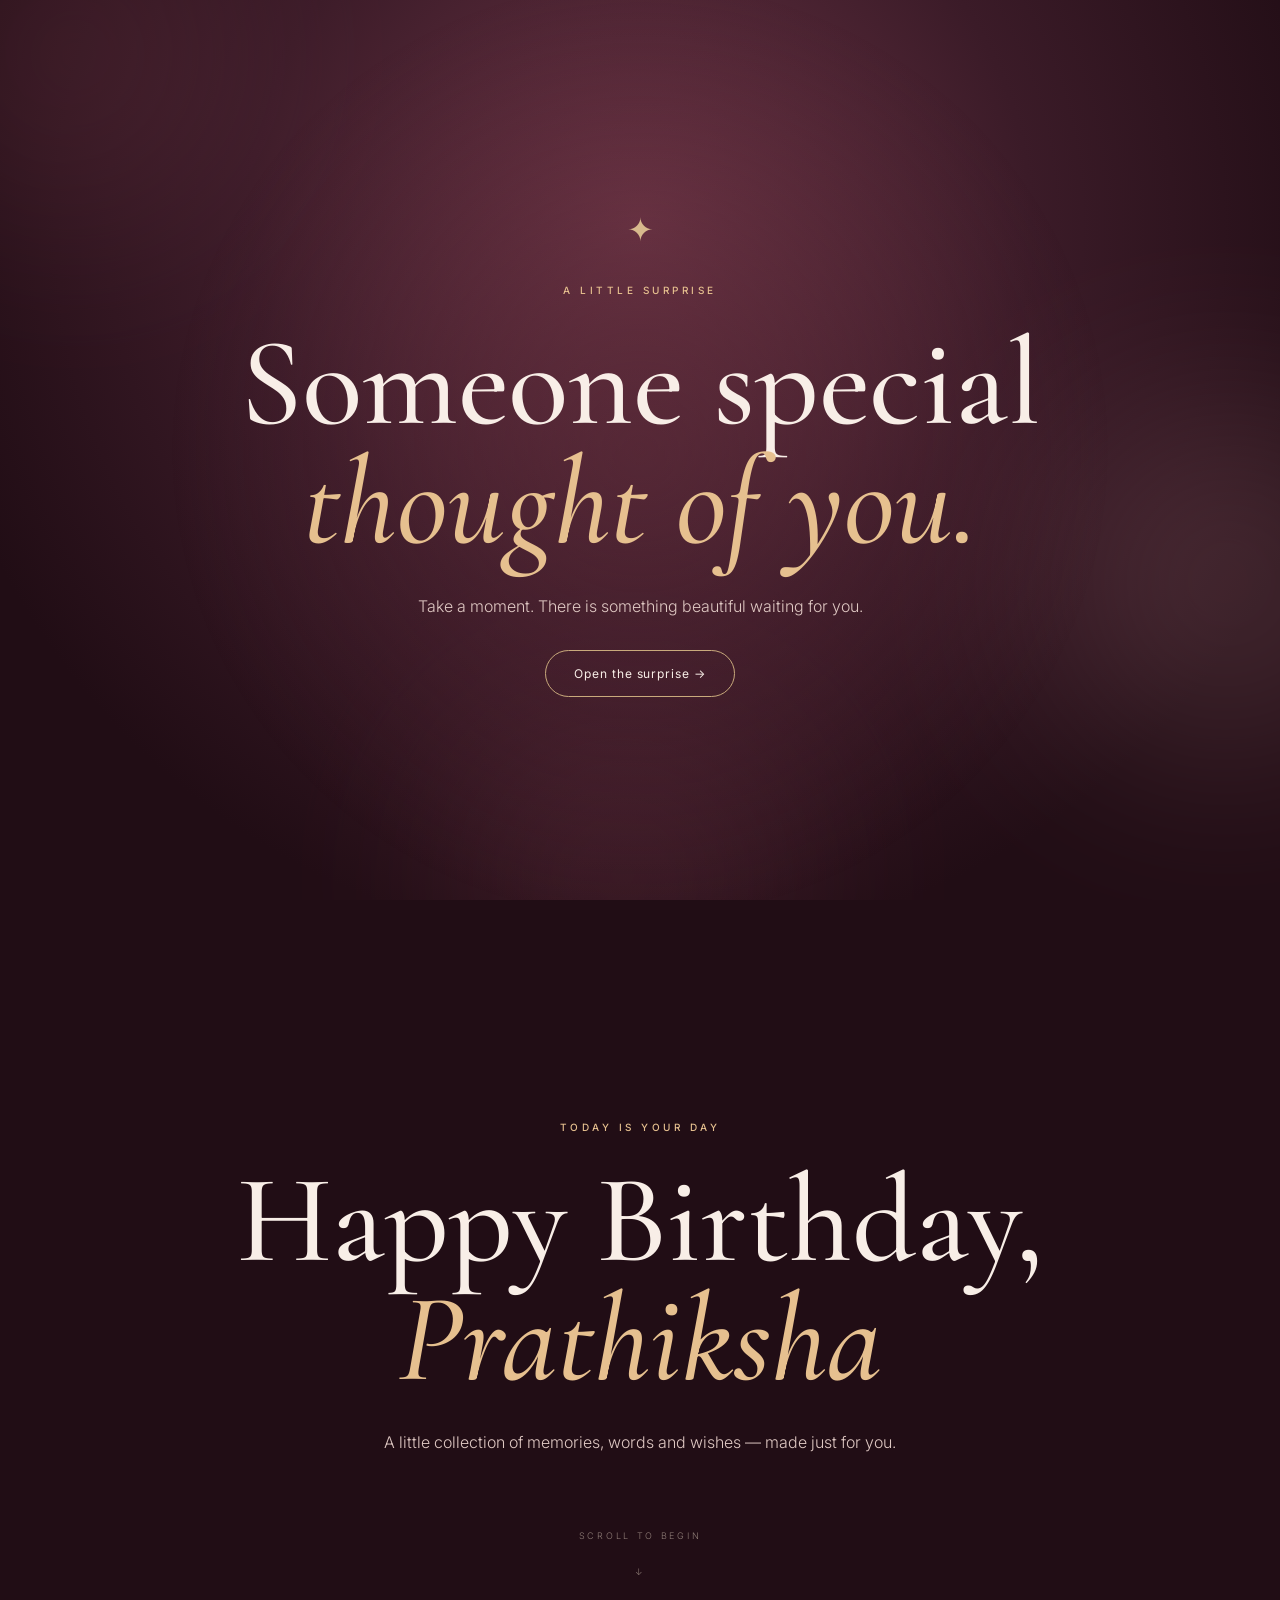
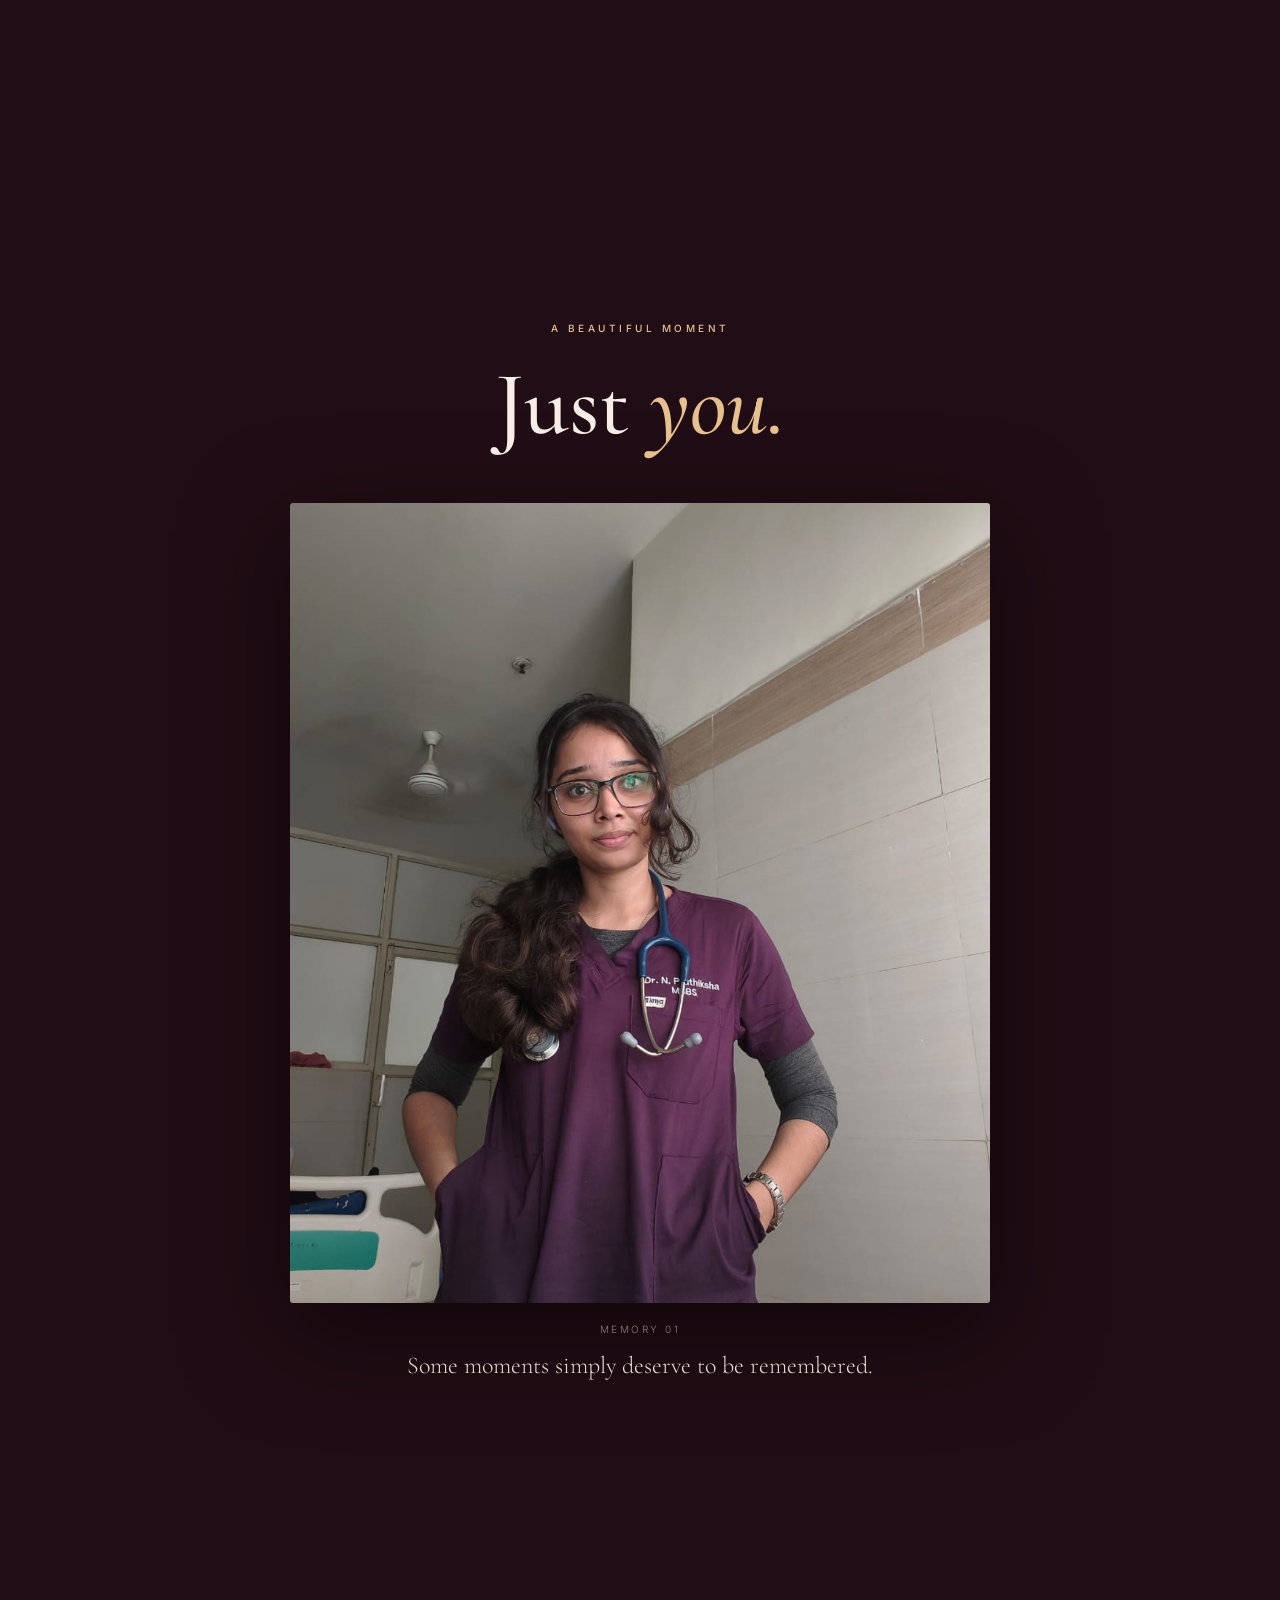
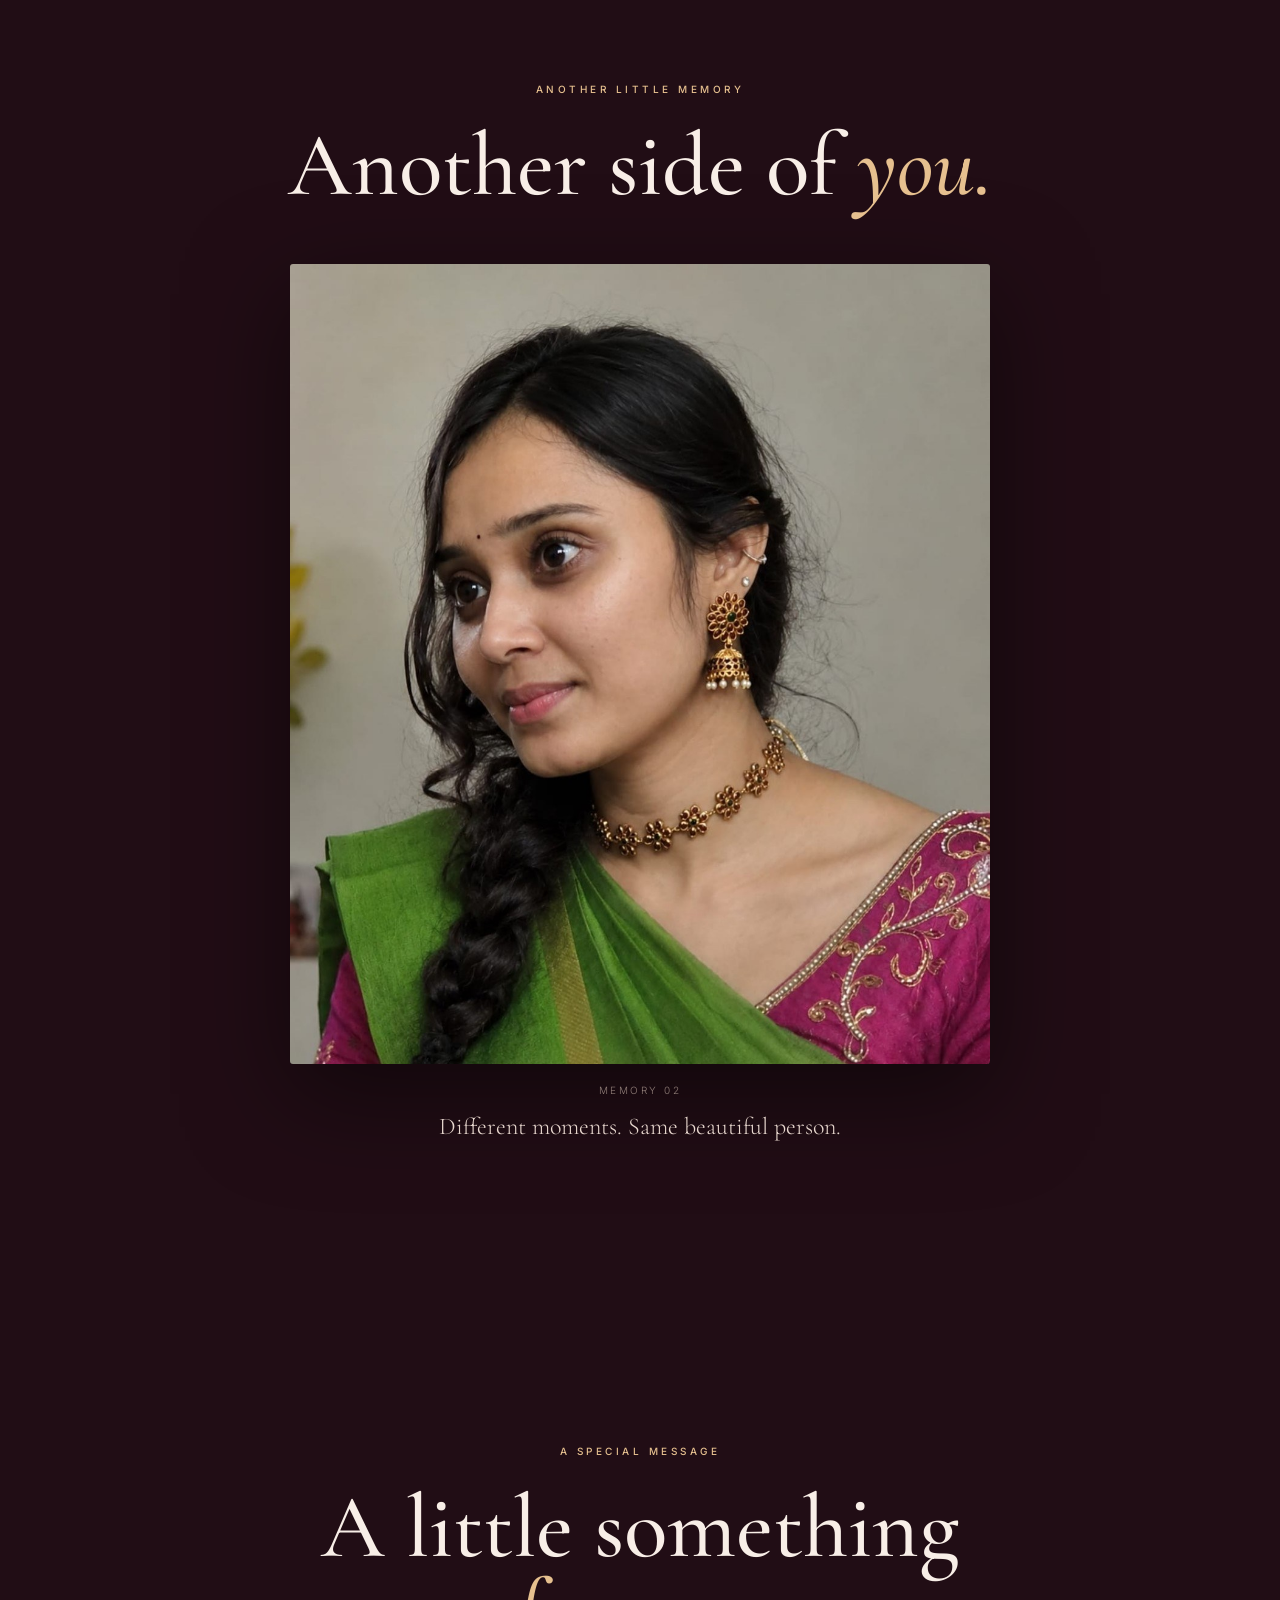
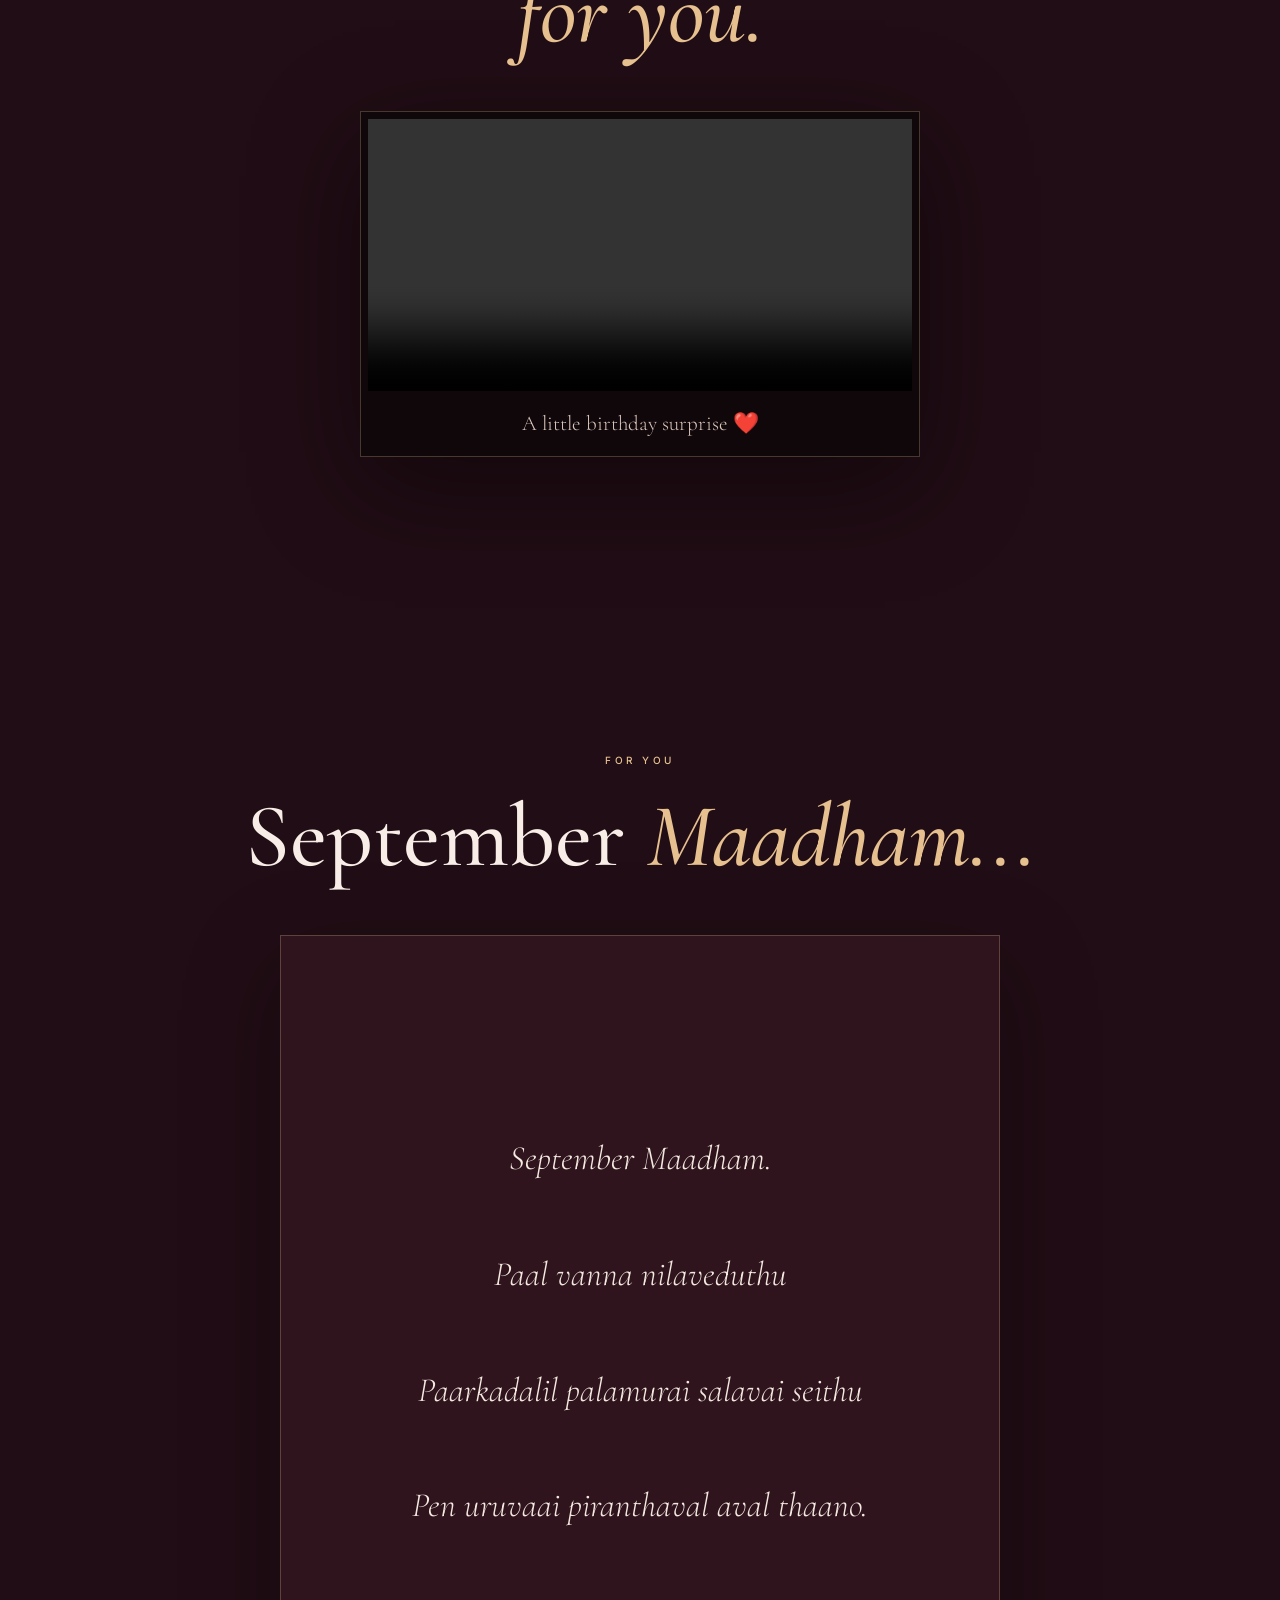
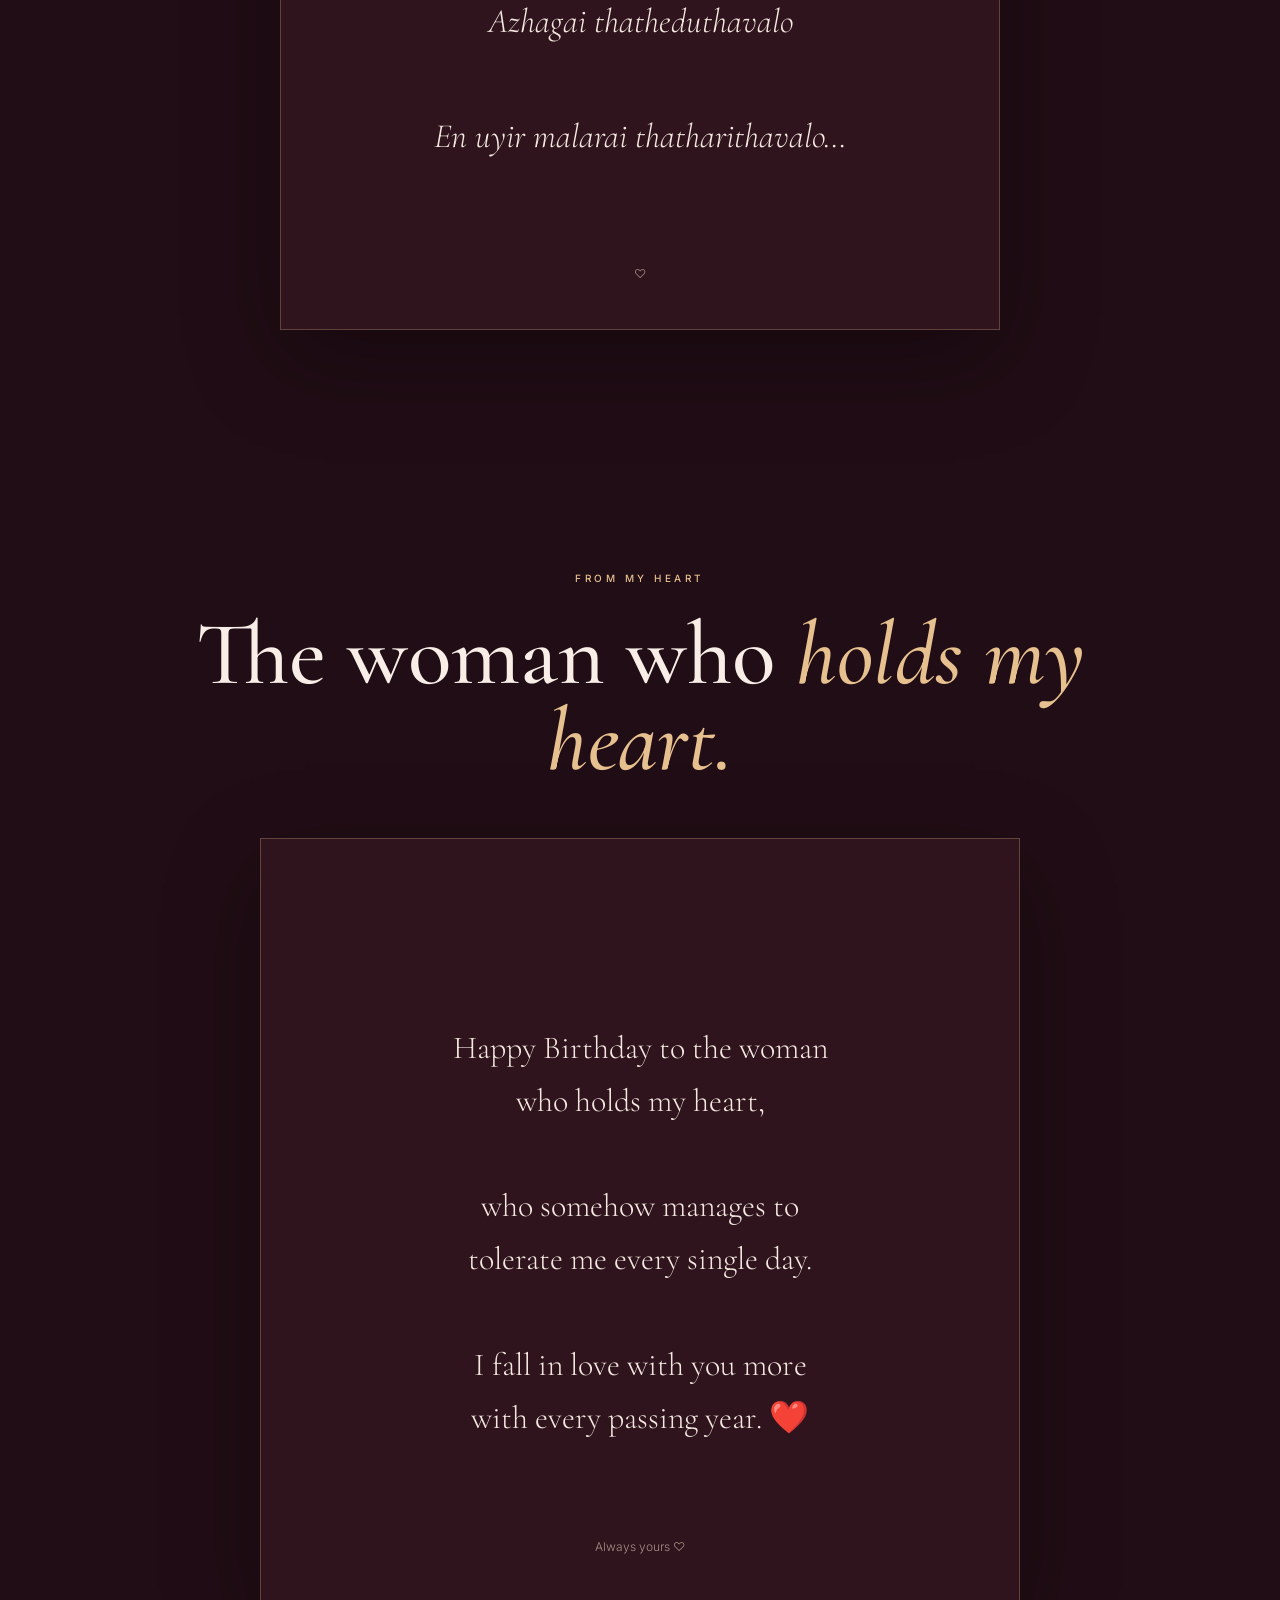
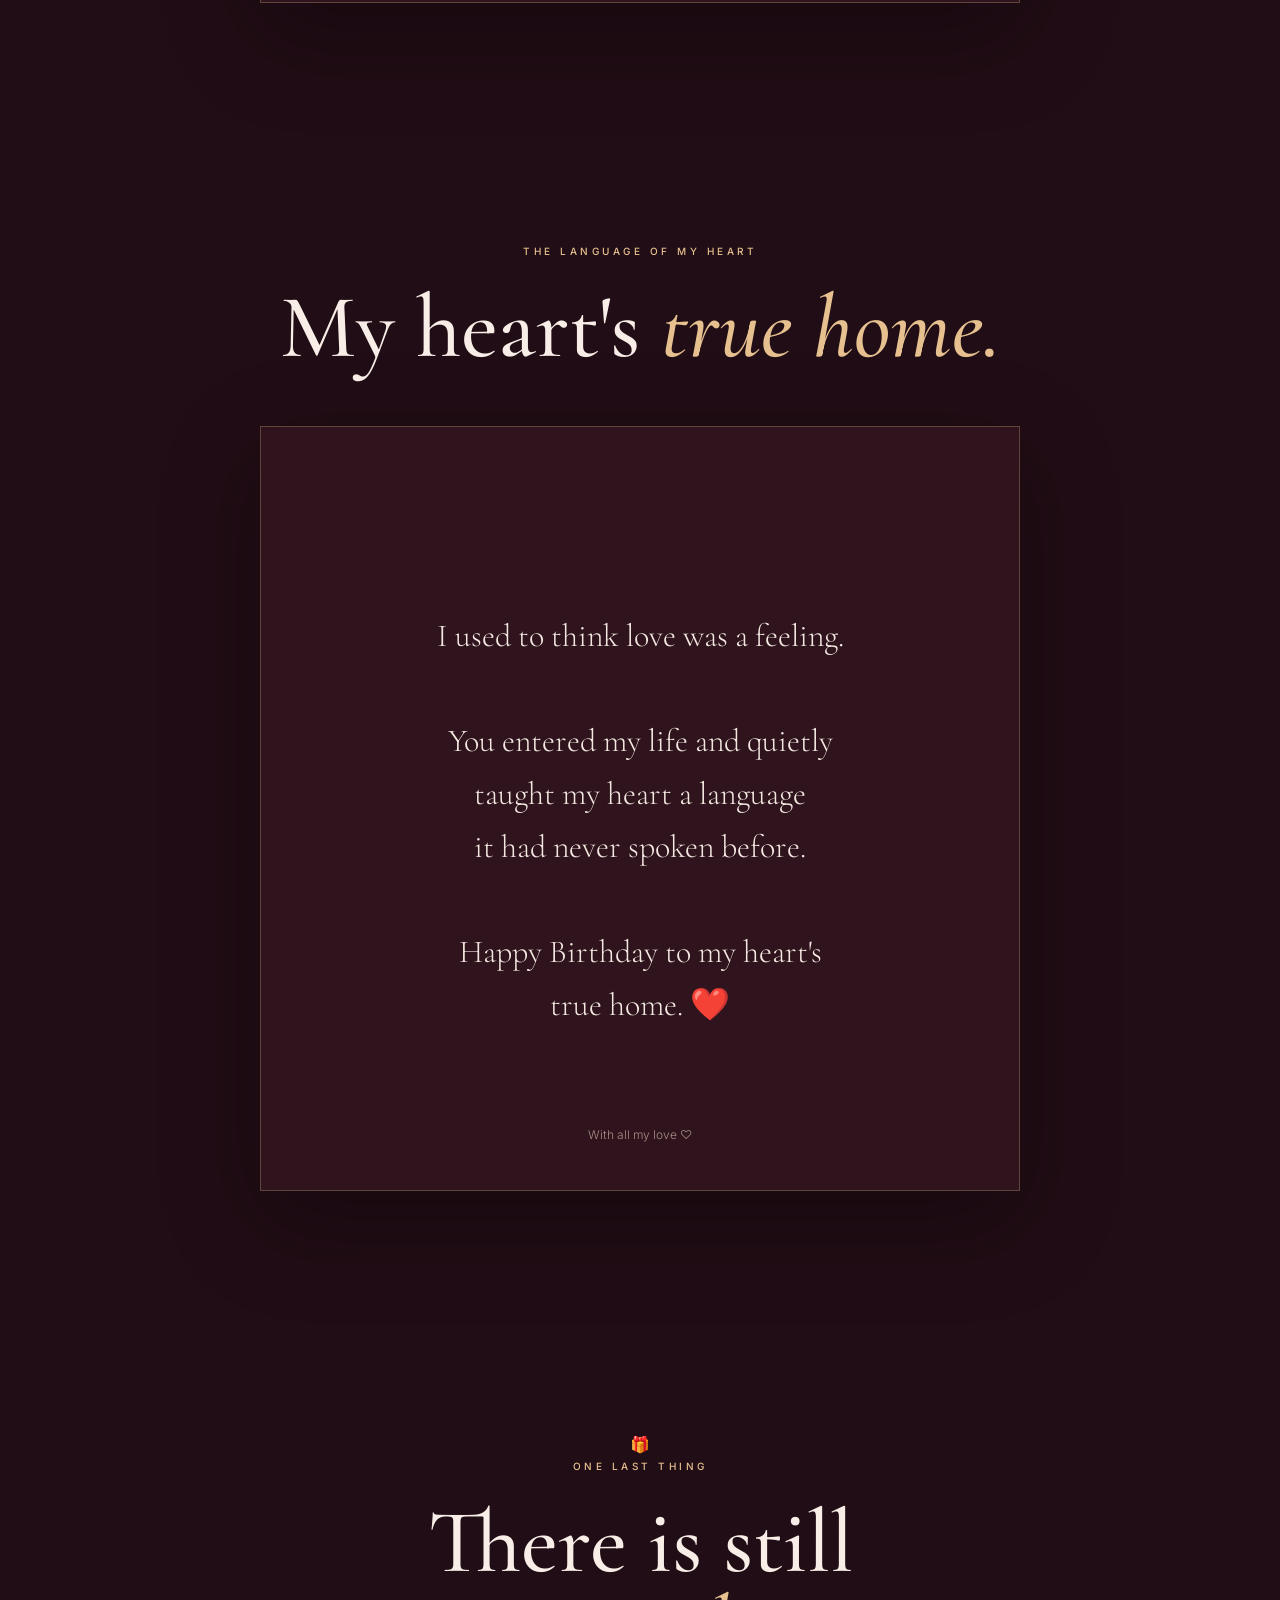
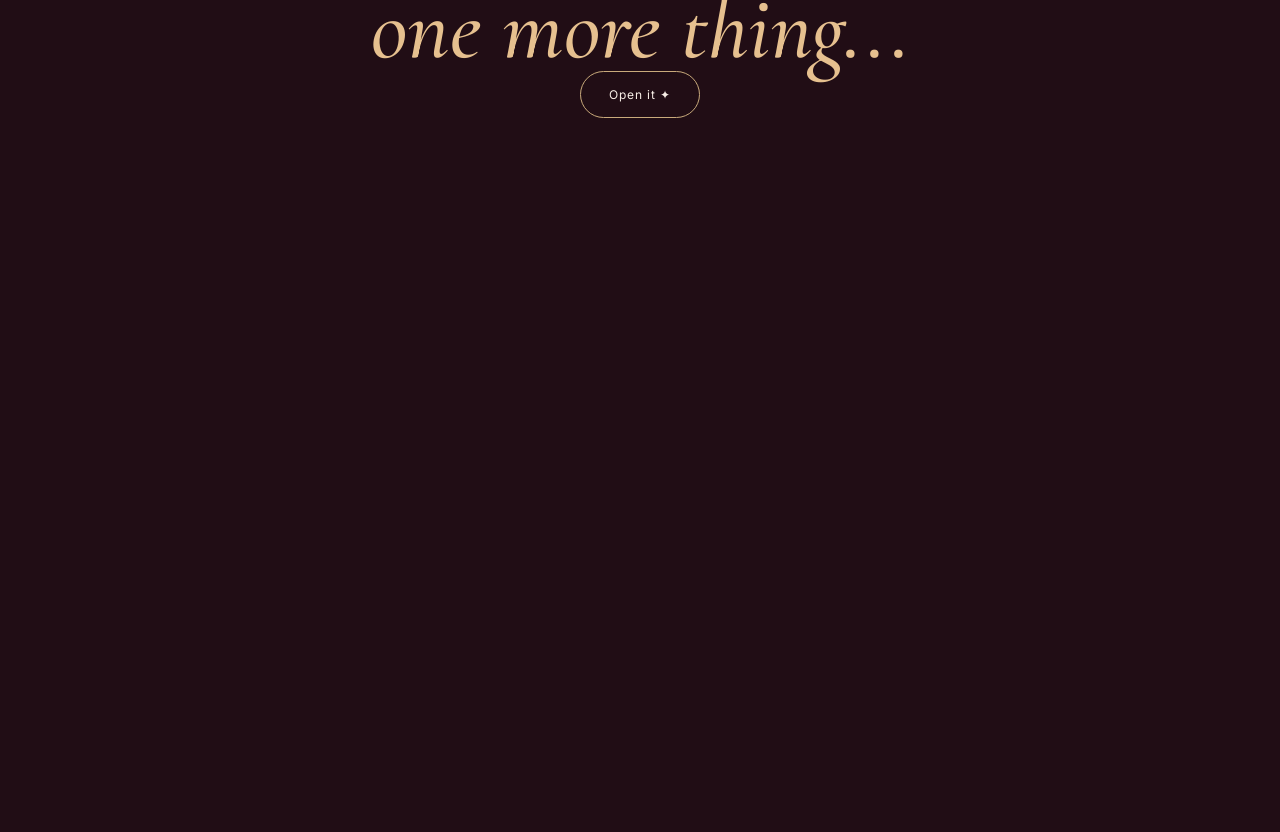
<file: p/prathiksha/index.html>
<!doctype html>
<html lang="en">

<head>

  <meta charset="utf-8">

  <meta name="viewport"
        content="width=device-width, initial-scale=1">

  <meta name="robots"
        content="noindex, nofollow, noarchive">

  <meta name="theme-color"
        content="#17090d">

  <title>Prathiksha's Birthday Surprise ♡</title>

  <meta name="description"
        content="A special birthday surprise for Prathiksha.">


  <!-- Fonts -->

  <link rel="preconnect"
        href="https://fonts.googleapis.com">

  <link rel="preconnect"
        href="https://fonts.gstatic.com"
        crossorigin>

  <link href="https://fonts.googleapis.com/css2?family=Cormorant+Garamond:wght@400;500;600;700&family=Inter:wght@300;400;500&display=swap"
        rel="stylesheet">


  <style>

    /* =========================================
       BASIC
    ========================================= */

    * {
      box-sizing: border-box;
    }

    html {
      scroll-behavior: smooth;
    }

    body {
      margin: 0;

      background: #210d15;

      color: #f8eee7;

      font-family: "Inter", sans-serif;

      font-weight: 300;

      line-height: 1.7;

      overflow-x: hidden;
    }

    main {
      position: relative;
      z-index: 2;
    }

    section {
      min-height: 100vh;

      padding: 80px 24px;

      display: flex;

      align-items: center;

      justify-content: center;

      text-align: center;
    }

    .content {
      width: 100%;

      max-width: 950px;

      margin: auto;
    }


    /* =========================================
       TYPOGRAPHY
    ========================================= */

    h1,
    h2 {
      font-family:
        "Cormorant Garamond",
        serif;

      font-weight: 500;

      line-height: .95;

      margin: 0;
    }

    h1 {
      font-size:
        clamp(
          58px,
          12vw,
          125px
        );
    }

    h2 {
      font-size:
        clamp(
          48px,
          9vw,
          90px
        );
    }

    em {
  color: #e6c08f;
  font-style: italic;
}

    p {
      color: #dfc8c3;
      line-height: 1.8;
    }

    .eyebrow {
  color: #e6c08f;

      font-size: 10px;

      letter-spacing: .35em;

      margin-bottom: 25px;

      font-weight: 500;
    }


    /* =========================================
       BACKGROUND
    ========================================= */

    .background {
      position: fixed;

      inset: 0;

      z-index: 0;

      overflow: hidden;

      background:
  radial-gradient(
    circle at 50% 25%,
    #6b3445 0%,
    #3b1b28 42%,
    #210d15 78%
  );
    }

    .glow {
      position: absolute;

      width: 350px;

      height: 350px;

      border-radius: 50%;

      filter: blur(100px);

      opacity: .18;

      background: #9d5063;
    }

    .glow:nth-child(1) {
      top: -120px;
      left: -100px;
    }

    .glow:nth-child(2) {
      right: -120px;
      top: 45%;

      background: #e0a0a9;
    }

    .glow:nth-child(3) {
      bottom: -150px;
      left: 35%;

      background: #a65368;
    }


    /* =========================================
       LOCKED SCREEN
    ========================================= */

    #locked-screen {
      min-height: 100vh;

      position: relative;

      z-index: 5;

      background:
        radial-gradient(
          circle at center,
          rgba(91,42,56,.55),
          transparent 60%
        );
    }

    .lock-symbol {
      font-size: 52px;

      color: #d7b98d;

      margin-bottom: 30px;

      animation:
        softPulse 3s infinite;
    }

    .lock-title {
      margin-bottom: 25px;
    }

    .lock-message {
      max-width: 600px;

      margin:
        25px auto 45px;

      font-size: 16px;
    }

    .countdown {
      display: flex;

      justify-content: center;

      align-items: center;

      gap: 14px;

      margin: 40px auto;

      flex-wrap: wrap;
    }

    .time-box {
      min-width: 90px;

      padding: 18px 12px;

      border:
        1px solid
        rgba(215,185,141,.25);

      background:
        rgba(255,255,255,.035);

      box-shadow:
        0 20px 60px
        rgba(0,0,0,.25);
    }

    .time-number {
      display: block;

      font-family:
        "Cormorant Garamond",
        serif;

      font-size: 48px;

      line-height: 1;

      color: #f4e8e0;
    }

    .time-label {
      display: block;

      margin-top: 8px;

      color: #8f7d77;

      font-size: 8px;

      letter-spacing: .2em;
    }

    .waiting {
      margin-top: 35px;

      font-family:
        "Cormorant Garamond",
        serif;

      font-size: 25px;

      font-style: italic;

      color: #d9c5bb;
    }

    .locked-note {
      margin-top: 45px;

      color: #75625e;

      font-size: 10px;

      letter-spacing: .15em;
    }


    /* =========================================
       OPENING
    ========================================= */

    .opening {
      background:
        radial-gradient(
          circle at center,
          rgba(91,42,56,.55),
          transparent 60%
        );
    }

    .ornament {
      font-size: 32px;

      color: #d7b98d;

      margin-bottom: 25px;

      animation:
        pulse 3s infinite;
    }

    .intro {
      max-width: 500px;

      margin: 30px auto;

      font-size: 16px;
    }


    /* =========================================
       BUTTON
    ========================================= */

    button {
      border:
        1px solid
        #c9aa7c;

      background: transparent;

      color: #f8eee7;

      border-radius: 999px;

      padding:
        15px 28px;

      font:
        400 12px "Inter",
        sans-serif;

      letter-spacing: .08em;

      cursor: pointer;

      transition: .3s;
    }

    button:hover {
      background: #c9aa7c;

      color: #241116;

      transform:
        translateY(-3px);
    }


    /* =========================================
       HERO
    ========================================= */

    .hero {
      min-height: 100vh;
    }

    .hero h1 {
      margin-bottom: 30px;
    }

    .hero p {
      max-width: 550px;

      margin: 25px auto;
    }

    .scroll {
      margin-top: 70px;

      color: #8f7d77;

      font-size: 9px;

      letter-spacing: .3em;

      line-height: 2;
    }


    /* =========================================
       PHOTOS
    ========================================= */

    .photo-section {
      min-height: auto;

      padding-top: 120px;

      padding-bottom: 120px;
    }

    .photo-card {
      max-width: 700px;

      margin: 55px auto;
    }

    .photo-card img {
      display: block;

      width: 100%;

      max-height: 800px;

      object-fit: cover;

      border-radius: 3px;

      box-shadow:
        0 30px 100px
        rgba(0,0,0,.5);

      transition:
        transform .8s ease;
    }

    .photo-card img:hover {
      transform:
        scale(1.015);
    }

    .photo-number {
      margin-top: 18px;

      color: #8f7d77;

      font-size: 10px;

      letter-spacing: .25em;
    }

    .photo-caption {
      margin-top: 8px;

      font-family:
        "Cormorant Garamond",
        serif;

      color: #e8d8cf;

      font-size: 24px;
    }


    /* =========================================
       VIDEO
    ========================================= */

    .video-section {
      min-height: auto;

      padding-top: 120px;

      padding-bottom: 120px;
    }

    .video-card {
      max-width: 560px;

      margin: 55px auto;

      padding: 7px;

      background: #10070a;

      border:
        1px solid
        rgba(215,185,141,.28);

      box-shadow:
        0 30px 100px
        rgba(0,0,0,.45);
    }

    .video-card video {
      width: 100%;

      display: block;

      max-height: 75vh;

      background: #050305;
    }

    .video-caption {
      padding:
        15px 10px 8px;

      font-family:
        "Cormorant Garamond",
        serif;

      font-size: 21px;

      color: #d9c5bb;
    }


    /* =========================================
       MESSAGE
    ========================================= */

    .letter-section {
      min-height: auto;

      padding-top: 120px;

      padding-bottom: 120px;
    }

    .letter {
      max-width: 720px;

      margin:
        55px auto 0;

      padding:
        45px 35px;

      background:
  rgba(190,105,125,.09);

border:
  1px solid
  rgba(230,192,143,.28);

      box-shadow:
        0 30px 90px
        rgba(0,0,0,.3);
    }

    .letter p {
      font-family:
        "Cormorant Garamond",
        serif;

      font-size:
        clamp(
          23px,
          4vw,
          31px
        );

      line-height: 1.5;

      color: #f4e8e0;

      white-space: pre-line;
    }

    .signature {
      margin-top: 40px;

      color: #a88f86;

      font-size: 12px;
    }


    /* =========================================
   FINAL REVEAL — LAST POLISH
========================================= */

.final-section .gift {
  transition:
    opacity .7s ease,
    transform .7s ease;
}

.final-section.revealing .gift {
  opacity: 0;
  transform:
    scale(.72)
    translateY(-15px);
}

.final-section.revealing #finalEyebrow,
.final-section.revealing #finalHeading,
.final-section.revealing #revealButton {
  opacity: 0;
  transform: translateY(-12px);
}

.final-section.revealed #surprise {
  display: block;
  opacity: 1;
  transform:
    translateY(0)
    scale(1);
  pointer-events: auto;
}

/* Main message */

.main-reveal {
  max-width: 720px;
  margin: 0 auto;

  font-family:
    "Cormorant Garamond",
    serif;

  font-size:
    clamp(28px, 4.5vw, 44px);

  line-height: 1.45;

  color: #f8eee7;
}

.main-reveal strong {
  display: block;

  margin-top: 14px;

  font-weight: 500;

  color: #f8eee7;
}

/* Emotional divider */

.reveal-divider {
  margin: 38px auto;

  color: #e6c08f;

  font-size: 14px;

  letter-spacing: 6px;
}

/* Tamil line */

.tamil-final {
  margin-top: 20px;

  font-family:
    "Cormorant Garamond",
    serif;

  font-size:
    clamp(25px, 4.5vw, 40px);

  line-height: 1.5;

  font-style: italic;

  color: #e6c08f !important;
}

/* Final decorative line */

.final-hearts {
  margin-top: 38px;

  color: #e6a4ad;

  letter-spacing: 7px;

  font-size: 14px;
}

@media(max-width:600px) {

  .main-reveal {
    font-size: 28px;
    line-height: 1.5;
  }

  .tamil-final {
    font-size: 27px;
    line-height: 1.55;
  }

  .reveal-divider {
    margin: 30px auto;
  }

  .final-hearts {
    margin-top: 30px;
  }

}


    /* =========================================
       SPARKLES
    ========================================= */

    .sparkle {
      position: fixed;

      pointer-events: none;

      z-index: 999;

      color: #d7b98d;

      transition:
        transform 5s linear,
        opacity 5s linear;
    }
/* =========================================
   ROMANTIC FALLING ELEMENTS
========================================= */

.sparkle.heart {
  color: #e6a4ad;
  font-size: 18px;
}

.sparkle.petal {
  width: 10px;
  height: 15px;

  background:
  linear-gradient(
    135deg,
    #f0c5a0,
    #d47d91
  );

  border-radius:
    80% 20% 80% 20%;

  opacity: .8;

  transform-origin: center;
}

.sparkle.dot {
  font-size: 8px;
  color: #e6a4ad;
}

    /* =========================================
       ANIMATIONS
    ========================================= */

    @keyframes pulse {

      50% {
        opacity: .45;

        transform:
          scale(1.08);
      }

    }

    @keyframes softPulse {

      50% {
        opacity: .5;

        transform:
          scale(1.06);
      }

    }

    @keyframes float {

      50% {
        transform:
          translateY(-10px);
      }

    }

    @keyframes fadeUp {

      from {
        opacity: 0;

        transform:
          translateY(30px);
      }

      to {
        opacity: 1;

        transform:
          none;
      }

    }
    /* =========================================
       PERSONAL MESSAGE STYLING
    ========================================= */

    .poetry {
      font-size: clamp(24px, 4vw, 34px) !important;
      line-height: 1.7 !important;
      font-style: italic;
    }

    .message-one .letter {
      border-color: rgba(215,185,141,.28);
    }

    .message-two .letter,
    .message-three .letter {
      max-width: 760px;
    }

    .message-two .letter p,
    .message-three .letter p {
      font-size: clamp(24px, 4vw, 32px);
      line-height: 1.65;
    }

    .message-three {
      padding-bottom: 160px;
    }

    .tamil-final {
      margin-top: 35px;

      font-family:
        "Cormorant Garamond",
        serif;

      font-size:
        clamp(
          27px,
          5vw,
          42px
        ) !important;

      font-style: italic;

      color: #d7b98d !important;

      line-height: 1.5 !important;
    }

    #surprise strong {
      display: block;

      margin-top: 10px;

      color: #f4e8e0;

      font-weight: 500;
    }
/* =========================================
   FINAL SURPRISE REVEAL
========================================= */

#giftReveal,
#finalEyebrow,
#finalHeading,
#revealButton {
  transition:
    opacity .8s ease,
    transform .8s ease;
}


/* Revealed content */

#surprise {
  opacity: 0;

  transform:
    translateY(35px)
    scale(.98);

  pointer-events: none;

  transition:
    opacity 1.4s ease,
    transform 1.4s ease;

  margin-top: 65px;
}


/* When reveal begins */

.final-section.revealing
#giftReveal {

  opacity: 0;

  transform:
    scale(.7)
    translateY(-20px);

}


.final-section.revealing
#finalEyebrow {

  opacity: 0;

  transform:
    translateY(-15px);

}


.final-section.revealing
#finalHeading {

  opacity: 0;

  transform:
    translateY(-15px);

}


.final-section.revealing
#revealButton {

  opacity: 0;

  transform:
    scale(.9);

  pointer-events: none;

}


/* Actual reveal */

.final-section.revealed #surprise {

  display: block;

  opacity: 1;

  transform:
    translateY(0)
    scale(1);

  pointer-events: auto;

}


/* Reveal typography */

.reveal-eyebrow {

  color: #d7b98d;

  font-size: 10px;

  letter-spacing: .35em;

  margin-bottom: 35px;

  font-weight: 500;

}


.main-reveal {

  font-family:
    "Cormorant Garamond",
    serif;

  font-size:
    clamp(
      29px,
      5vw,
      46px
    );

  line-height: 1.45;

  color: #f4e8e0;

}


.main-reveal strong {

  display: block;

  margin-top: 18px;

  color: #f4e8e0;

  font-weight: 500;

}


/* Small emotional pause between messages */

.reveal-divider {

  margin:
    45px auto;

  color: #d7b98d;

  letter-spacing: 8px;

  font-size: 14px;

}


/* Tamil final line */

.tamil-final {

  margin-top: 25px;

  font-family:
    "Cormorant Garamond",
    serif;

  font-size:
    clamp(
      28px,
      5vw,
      43px
    );

  line-height: 1.5;

  font-style: italic;

  color: #d7b98d;

}


.final-hearts {

  margin-top: 45px;

  color: #d7b98d;

  letter-spacing: 8px;

  font-size: 15px;

  opacity: .9;

}
    /* =========================================
       MOBILE
    ========================================= */

    @media(max-width:600px) {

      section {
        padding:
          70px 20px;
      }

      .photo-section {
        padding-top: 90px;

        padding-bottom: 90px;
      }

      .video-section {
        padding-top: 90px;

        padding-bottom: 90px;
      }

      .video-card {
        margin:
          40px auto;
      }

      .letter {
        padding:
          30px 22px;
      }

      .video-card video {
        max-height:
          78vh;
      }

      .countdown {
        gap: 8px;
      }

      .time-box {
        min-width: 72px;

        padding:
          15px 8px;
      }

      .time-number {
        font-size: 38px;
      }

    }

  </style>

</head>


<body>


  <!-- =========================================
       BACKGROUND
  ========================================== -->

  <div class="background">

    <div class="glow"></div>

    <div class="glow"></div>

    <div class="glow"></div>

  </div>


  <!-- =========================================
       LOCKED EXPERIENCE
  ========================================== -->

  <div id="locked-screen">

    <div class="content">

      <div class="lock-symbol">
        ✦
      </div>

      <div class="eyebrow">
        SOMETHING SPECIAL IS WAITING
      </div>

      <h1 class="lock-title">

        Prathiksha's<br>

        <em>
          Birthday Surprise
        </em>

      </h1>

      <p class="lock-message">

        The surprise is ready.

        But not quite time yet.

        Come back when the clock
        strikes midnight.

      </p>


      <!-- COUNTDOWN -->

      <div class="countdown">

        <div class="time-box">

          <span
            id="days"
            class="time-number">
            00
          </span>

          <span class="time-label">
            DAYS
          </span>

        </div>


        <div class="time-box">

          <span
            id="hours"
            class="time-number">
            00
          </span>

          <span class="time-label">
            HOURS
          </span>

        </div>


        <div class="time-box">

          <span
            id="minutes"
            class="time-number">
            00
          </span>

          <span class="time-label">
            MINUTES
          </span>

        </div>


        <div class="time-box">

          <span
            id="seconds"
            class="time-number">
            00
          </span>

          <span class="time-label">
            SECONDS
          </span>

        </div>

      </div>


      <div class="waiting">

        Wait for it... ♡

      </div>


      <div class="locked-note">

        UNLOCKS 19 SEPTEMBER 2026 · 12:00 AM IST

      </div>

    </div>

  </div>


  <!-- =========================================
       BIRTHDAY EXPERIENCE
       Hidden until unlock
  ========================================== -->

  <main id="birthday-content"
        style="display:none;">


    <!-- OPENING -->

    <section class="opening">

      <div class="content">

        <div class="ornament">
          ✦
        </div>

        <div class="eyebrow">
          A LITTLE SURPRISE
        </div>

        <h1>

          Someone special<br>

          <em>
            thought of you.
          </em>

        </h1>

        <p class="intro">

          Take a moment.

          There is something beautiful
          waiting for you.

        </p>

        <button
          onclick="openSurprise()">

          Open the surprise →

        </button>

      </div>

    </section>


    <!-- HERO -->

    <section class="hero">

      <div class="content">

        <div class="eyebrow">
          TODAY IS YOUR DAY
        </div>

        <h1>

          Happy Birthday,<br>

          <em>
            Prathiksha
          </em>

        </h1>

        <p>

          A little collection of memories,
          words and wishes —
          made just for you.

        </p>

        <div class="scroll">

          SCROLL TO BEGIN

          <br><br>

          ↓

        </div>

      </div>

    </section>


    <!-- PHOTO 1 -->

    <section class="photo-section">

      <div class="content">

        <div class="eyebrow">
          A BEAUTIFUL MOMENT
        </div>

        <h2>

          Just <em>you.</em>

        </h2>

        <div class="photo-card">

          <img
            src="prathiksha-01.jpg"
            alt="A special memory of Prathiksha"
            loading="lazy"
          >

          <div class="photo-number">
            MEMORY 01
          </div>

          <div class="photo-caption">

            Some moments simply
            deserve to be remembered.

          </div>

        </div>

      </div>

    </section>


    <!-- PHOTO 2 -->

    <section class="photo-section">

      <div class="content">

        <div class="eyebrow">
          ANOTHER LITTLE MEMORY
        </div>

        <h2>

          Another side of <em>you.</em>

        </h2>

        <div class="photo-card">

          <img
            src="prathiksha-02.jpg"
            alt="Another special memory of Prathiksha"
            loading="lazy"
          >

          <div class="photo-number">
            MEMORY 02
          </div>

          <div class="photo-caption">

            Different moments.

            Same beautiful person.

          </div>

        </div>

      </div>

    </section>


    <!-- VIDEO -->

    <section class="video-section">

      <div class="content">

        <div class="eyebrow">
          A SPECIAL MESSAGE
        </div>

        <h2>

          A little something<br>

          <em>
            for you.
          </em>

        </h2>


        <div class="video-card">

          <video
            controls
            playsinline
            preload="metadata">

            <source
              src="birthday-video-01.mp4"
              type="video/mp4">

            Your browser does not support
            video playback.

          </video>

          <div class="video-caption">

            A little birthday surprise ❤️

          </div>

        </div>

      </div>

    </section>


    <!-- =========================================
     PERSONAL MESSAGE 1
========================================== -->

<section class="letter-section message-one">

  <div class="content">

    <div class="eyebrow">
      FOR YOU
    </div>

    <h2>
      September <em>Maadham...</em>
    </h2>

    <div class="letter">

      <p class="poetry">

        September Maadham.

        Paal vanna nilaveduthu

        Paarkadalil palamurai salavai seithu

        Pen uruvaai piranthaval aval thaano.

        Azhagai thatheduthavalo

        En uyir malarai thatharithavalo…

      </p>

      <div class="signature">
        ♡
      </div>

    </div>

  </div>

</section>


<!-- =========================================
     PERSONAL MESSAGE 2
========================================== -->

<section class="letter-section message-two">

  <div class="content">

    <div class="eyebrow">
      FROM MY HEART
    </div>

    <h2>
      The woman who <em>holds my heart.</em>
    </h2>

    <div class="letter">

      <p>

        Happy Birthday to the woman
        who holds my heart,

        who somehow manages to
        tolerate me every single day.

        I fall in love with you more
        with every passing year. ❤️

      </p>

      <div class="signature">
        Always yours ♡
      </div>

    </div>

  </div>

</section>


<!-- =========================================
     PERSONAL MESSAGE 3
========================================== -->

<section class="letter-section message-three">

  <div class="content">

    <div class="eyebrow">
      THE LANGUAGE OF MY HEART
    </div>

    <h2>
      My heart's <em>true home.</em>
    </h2>

    <div class="letter">

      <p>

        I used to think love was a feeling.

        You entered my life and quietly
        taught my heart a language
        it had never spoken before.

        Happy Birthday to my heart's
        true home. ❤️

      </p>

      <div class="signature">
        With all my love ♡
      </div>

    </div>

  </div>

</section>


    <!-- =========================================
     FINAL SURPRISE
========================================== -->

<!-- =========================================
     FINAL SURPRISE
========================================== -->

<section class="final-section">

  <div class="content">

    <div id="giftReveal" class="gift">
      🎁
    </div>

    <div id="finalEyebrow" class="eyebrow">
      ONE LAST THING
    </div>

    <h2 id="finalHeading">

      There is still<br>

      <em>
        one more thing...
      </em>

    </h2>

    <button
      id="revealButton"
      onclick="revealSurprise()">

      Open it ✦

    </button>


    <!-- =====================================
         REVEALED MESSAGE
    ====================================== -->

    <div id="surprise">

      <div class="reveal-eyebrow">
        FROM THE BOTTOM OF MY HEART
      </div>


      <div class="main-reveal">

        You are, and always will be,

        <strong>
          my favourite part of this life. ❤️
        </strong>

      </div>


      <div class="reveal-divider">
        ✦ &nbsp; ♡ &nbsp; ✦
      </div>


      <div class="tamil-final">

        Nee kaatru, naan maram…

        <br><br>

        Enna sonnaalum thalaiyaatuven.

      </div>


      <div class="final-hearts">
        ✦ &nbsp; ✧ &nbsp; ♡ &nbsp; ✧ &nbsp; ✦
      </div>

    </div>

  </div>

</section>

  </main>


  <!-- =========================================
       JAVASCRIPT
  ========================================== -->

  <script>
const unlockTime=new Date("2026-09-18T18:30:00Z");

function checkBirthdayUnlock(){
  const testMode=new URLSearchParams(window.location.search).get("test")==="1";

  if(testMode){
    unlockBirthday();
    return;
  }

  const now=new Date();
  const difference=unlockTime.getTime()-now.getTime();

  if(difference<=0){
    unlockBirthday();
    return;
  }

  updateCountdown(difference);
}

function updateCountdown(difference){
  const totalSeconds=Math.max(0,Math.floor(difference/1000));
  const days=Math.floor(totalSeconds/86400);
  const hours=Math.floor((totalSeconds%86400)/3600);
  const minutes=Math.floor((totalSeconds%3600)/60);
  const seconds=totalSeconds%60;

  const daysElement=document.getElementById("days");
  const hoursElement=document.getElementById("hours");
  const minutesElement=document.getElementById("minutes");
  const secondsElement=document.getElementById("seconds");

  if(!daysElement||!hoursElement||!minutesElement||!secondsElement){
    return;
  }

  daysElement.textContent=String(days).padStart(2,"0");
  hoursElement.textContent=String(hours).padStart(2,"0");
  minutesElement.textContent=String(minutes).padStart(2,"0");
  secondsElement.textContent=String(seconds).padStart(2,"0");
}

function unlockBirthday(){
  const lockedScreen=document.getElementById("locked-screen");
  const birthdayContent=document.getElementById("birthday-content");

  if(!lockedScreen||!birthdayContent){
    return;
  }

  lockedScreen.style.display="none";
  birthdayContent.style.display="block";
  document.body.style.overflowX="hidden";

  createSparkles(25);
}

function openSurprise(){
  window.scrollTo({
    top:window.innerHeight,
    behavior:"smooth"
  });

  createSparkles(12);
}

function revealSurprise(){
  const finalSection=document.querySelector(".final-section");

  if(!finalSection){
    return;
  }

  finalSection.classList.add("revealing");
  createSparkles(12);

  setTimeout(function(){
    finalSection.classList.add("revealed");
    createSparkles(18);
  },900);

  setTimeout(function(){
    const surprise=document.getElementById("surprise");

    if(surprise){
      surprise.scrollIntoView({
        behavior:"smooth",
        block:"center"
      });
    }
  },1000);

  setTimeout(function(){
    createSparkles(10);
  },2200);
}

function createSparkles(count){
  for(let i=0;i<count;i++){
    const sparkle=document.createElement("span");
    sparkle.className="sparkle";

    const random=Math.random();

    if(random<0.66){
      sparkle.textContent=["✦","✧","⋆"][Math.floor(Math.random()*3)];
    }else if(random<0.82){
      sparkle.classList.add("heart");
      sparkle.textContent="♡";
    }else{
      sparkle.classList.add("petal");
    }

    sparkle.style.left=Math.random()*100+"vw";
    sparkle.style.top="-25px";

    if(!sparkle.classList.contains("petal")){
      sparkle.style.fontSize=9+Math.random()*14+"px";
    }

    const duration=6+Math.random()*3;

    sparkle.style.transition=
      `transform ${duration}s linear,opacity ${duration}s linear`;

    document.body.appendChild(sparkle);

    setTimeout(function(){
      const rotation=360+Math.random()*540;

      sparkle.style.transform=
        `translateY(110vh) rotate(${rotation}deg)`;

      sparkle.style.opacity="0";
    },50);

    setTimeout(function(){
      sparkle.remove();
    },duration*1000+300);
  }
}

checkBirthdayUnlock();

setInterval(checkBirthdayUnlock,1000);
</script>


</body>

</html>
</file>
